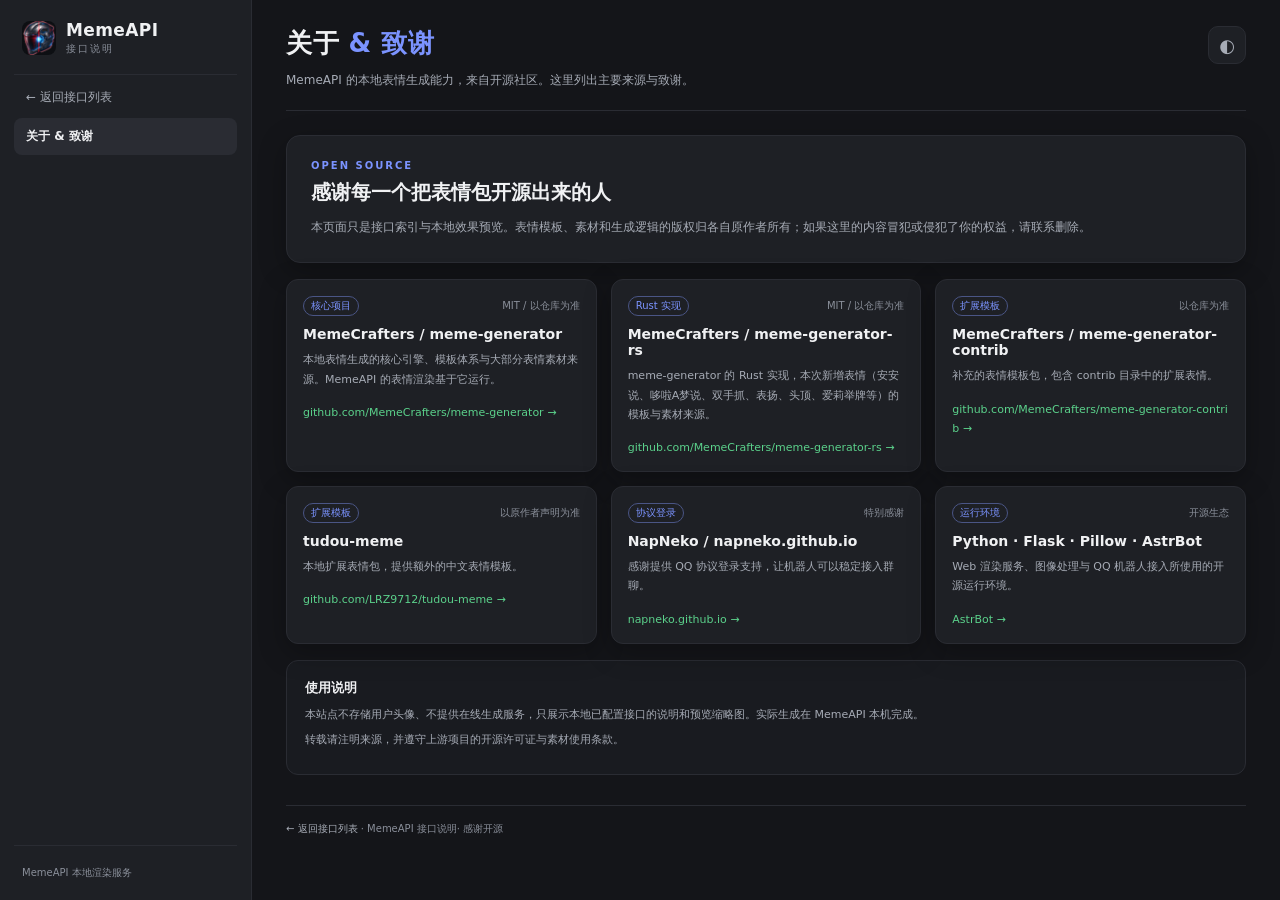
<file: about.html>
<!doctype html>
<html lang="zh-CN" data-theme="dark">
<head>
<meta charset="utf-8">
<meta name="viewport" content="width=device-width, initial-scale=1">
<title>关于 & 致谢 · MemeAPI 接口说明</title>
<link rel="icon" href="assets/logo.png">
<link rel="stylesheet" href="style.css">
</head>
<body>
<div class="app">
  <aside class="sidebar">
    <div class="brand">
      <img src="assets/logo.png" alt="MemeAPI" class="logo">
      <div><div class="brand-title">MemeAPI</div><div class="brand-sub">接口说明</div></div>
    </div>
    <nav class="nav">
      <a class="nav-link" href="index.html">← 返回接口列表</a>
      <a class="nav-link active" href="about.html">关于 &amp; 致谢</a>
    </nav>
    <div class="sidebar-foot">
      <div class="updated">MemeAPI 本地渲染服务</div>
    </div>
  </aside>
  <main class="main">
    <header class="hero">
      <div>
        <h1>关于 <span>&amp; 致谢</span></h1>
        <p class="sub">MemeAPI 的本地表情生成能力，来自开源社区。这里列出主要来源与致谢。</p>
      </div>
      <button id="theme" class="theme" title="切换深浅色">◐</button>
    </header>

    <div class="about-wrap">
      <section class="about-hero">
        <div class="about-kicker">OPEN SOURCE</div>
        <h2>感谢每一个把表情包开源出来的人</h2>
        <p>本页面只是接口索引与本地效果预览。表情模板、素材和生成逻辑的版权归各自原作者所有；如果这里的内容冒犯或侵犯了你的权益，请联系删除。</p>
      </section>

      <section class="credit-list">
        <article class="credit">
          <div class="credit-top">
            <span class="credit-tag">核心项目</span>
            <span class="credit-license">MIT / 以仓库为准</span>
          </div>
          <h3>MemeCrafters / meme-generator</h3>
          <p>本地表情生成的核心引擎、模板体系与大部分表情素材来源。MemeAPI 的表情渲染基于它运行。</p>
          <a class="credit-link" href="https://github.com/MemeCrafters/meme-generator/" target="_blank" rel="noopener noreferrer">github.com/MemeCrafters/meme-generator →</a>
        </article>

        <article class="credit">
          <div class="credit-top">
            <span class="credit-tag">Rust 实现</span>
            <span class="credit-license">MIT / 以仓库为准</span>
          </div>
          <h3>MemeCrafters / meme-generator-rs</h3>
          <p>meme-generator 的 Rust 实现，本次新增表情（安安说、哆啦A梦说、双手抓、表扬、头顶、爱莉举牌等）的模板与素材来源。</p>
          <a class="credit-link" href="https://github.com/MemeCrafters/meme-generator-rs" target="_blank" rel="noopener noreferrer">github.com/MemeCrafters/meme-generator-rs →</a>
        </article>

        <article class="credit">
          <div class="credit-top">
            <span class="credit-tag">扩展模板</span>
            <span class="credit-license">以仓库为准</span>
          </div>
          <h3>MemeCrafters / meme-generator-contrib</h3>
          <p>补充的表情模板包，包含 contrib 目录中的扩展表情。</p>
          <a class="credit-link" href="https://github.com/MemeCrafters/meme-generator-contrib" target="_blank" rel="noopener noreferrer">github.com/MemeCrafters/meme-generator-contrib →</a>
        </article>

        <article class="credit">
          <div class="credit-top">
            <span class="credit-tag">扩展模板</span>
            <span class="credit-license">以原作者声明为准</span>
          </div>
          <h3>tudou-meme</h3>
          <p>本地扩展表情包，提供额外的中文表情模板。</p>
          <a class="credit-link" href="https://github.com/LRZ9712/tudou-meme" target="_blank" rel="noopener noreferrer">github.com/LRZ9712/tudou-meme →</a>
        </article>

        <article class="credit">
          <div class="credit-top">
            <span class="credit-tag">协议登录</span>
            <span class="credit-license">特别感谢</span>
          </div>
          <h3>NapNeko / napneko.github.io</h3>
          <p>感谢提供 QQ 协议登录支持，让机器人可以稳定接入群聊。</p>
          <a class="credit-link" href="https://napneko.github.io/" target="_blank" rel="noopener noreferrer">napneko.github.io →</a>
        </article>

        <article class="credit">
          <div class="credit-top">
            <span class="credit-tag">运行环境</span>
            <span class="credit-license">开源生态</span>
          </div>
          <h3>Python · Flask · Pillow · AstrBot</h3>
          <p>Web 渲染服务、图像处理与 QQ 机器人接入所使用的开源运行环境。</p>
          <a class="credit-link" href="https://github.com/AstrBotDevs/AstrBot" target="_blank" rel="noopener noreferrer">AstrBot →</a>
        </article>
      </section>

      <section class="notice">
        <h3>使用说明</h3>
        <p>本站点不存储用户头像、不提供在线生成服务，只展示本地已配置接口的说明和预览缩略图。实际生成在 MemeAPI 本机完成。</p>
        <p>转载请注明来源，并遵守上游项目的开源许可证与素材使用条款。</p>
      </section>
    </div>

    <footer class="foot">
      <a href="index.html">← 返回接口列表</a> · MemeAPI 接口说明· 感谢开源
    </footer>
  </main>
</div>
<script>
(function(){
  const root=document.documentElement;
  const saved=localStorage.getItem('meme-doc-theme');
  if(saved) root.dataset.theme=saved;
  document.getElementById('theme').onclick=function(){
    const next=root.dataset.theme==='dark'?'light':'dark';
    root.dataset.theme=next; localStorage.setItem('meme-doc-theme',next);
  };
})();
</script>
</body>
</html>
</file>
<file: style.css>
:root{
  --bg:#141519;--surface:#1e2025;--surface2:#191b20;--border:#2a2c33;
  --text:#f0f1f3;--dim:#a6abb5;--label:#8a8f9a;--accent:#7b93ff;
  --accent2:#5bd18b;--danger:#f26d6d;--shadow:0 8px 28px rgba(0,0,0,.28);
}
html[data-theme="light"]{
  --bg:#f5f6f8;--surface:#ffffff;--surface2:#f0f2f5;--border:#dde1e8;
  --text:#1d1f24;--dim:#5f6673;--label:#8a919d;--accent:#4f6df5;
  --accent2:#2f9b6b;--danger:#d9534f;--shadow:0 8px 24px rgba(20,25,40,.08);
}
*{box-sizing:border-box}
html,body{margin:0;min-height:100%;background:var(--bg);color:var(--text);
  font-family:"Microsoft YaHei UI","PingFang SC",system-ui,sans-serif}
button,input{font:inherit}
.app{display:flex;min-height:100vh}
.sidebar{width:252px;flex:0 0 252px;background:var(--surface);border-right:1px solid var(--border);
  display:flex;flex-direction:column;position:sticky;top:0;height:100vh;padding:20px 14px}
.brand{display:flex;gap:10px;align-items:center;padding:0 8px 18px;border-bottom:1px solid var(--border)}
.logo{width:34px;height:34px;border-radius:8px;background:#0d0f13}
.brand-title{font-size:17px;font-weight:800;letter-spacing:.4px}
.brand-sub{font-size:10px;color:var(--label);letter-spacing:2px;margin-top:2px}
.search-wrap{margin:16px 4px 10px;position:relative}
.search-wrap input{width:100%;background:var(--surface2);border:1px solid var(--border);
  color:var(--text);border-radius:9px;padding:10px 10px 10px 30px;outline:none;font-size:12px}
.search-wrap input:focus{border-color:var(--accent)}
.search-icon{position:absolute;left:11px;top:8px;color:var(--label);font-size:16px}
.nav{display:flex;flex-direction:column;gap:2px;margin-top:4px}
.nav button{display:flex;justify-content:space-between;align-items:center;width:100%;
  background:transparent;border:0;color:var(--dim);padding:10px 12px;border-radius:8px;
  cursor:pointer;text-align:left;font-size:12px}
.nav button:hover{background:var(--surface2);color:var(--text)}
.nav button.active{background:var(--border);color:var(--text);font-weight:700}
.nav .n{color:var(--label);font-size:11px;font-weight:400}
.sidebar-foot{margin-top:auto;padding:14px 8px 0;border-top:1px solid var(--border)}
.count{font-size:11px;color:var(--dim)}
.updated{font-size:10px;color:var(--label);margin-top:5px;line-height:1.5}
.main{flex:1;min-width:0;padding:26px 34px 40px;max-width:1600px}
.hero{display:flex;justify-content:space-between;gap:20px;align-items:flex-start;
  padding-bottom:18px;border-bottom:1px solid var(--border)}
.hero h1{margin:0;font-size:26px;letter-spacing:.5px}
.hero h1 span{color:var(--accent)}
.sub{margin:9px 0 0;color:var(--dim);font-size:12px;line-height:1.8;max-width:900px}
.theme{background:var(--surface);border:1px solid var(--border);color:var(--dim);
  width:38px;height:38px;border-radius:10px;cursor:pointer;font-size:18px}
.theme:hover{color:var(--text);border-color:var(--accent)}
.content{padding-top:22px}
.section{margin-bottom:34px}
.section-head{display:flex;align-items:baseline;gap:10px;margin-bottom:14px}
.section-head h2{margin:0;font-size:16px;letter-spacing:.4px}
.section-head .desc{color:var(--label);font-size:11px}
.section-head .badge{margin-left:auto;font-size:10px;color:var(--dim);
  border:1px solid var(--border);padding:3px 8px;border-radius:999px}
.grid{display:grid;grid-template-columns:repeat(auto-fill,minmax(270px,1fr));gap:14px}
.card{background:var(--surface);border:1px solid var(--border);border-radius:12px;
  overflow:hidden;display:flex;flex-direction:column;transition:.15s ease;box-shadow:var(--shadow)}
.card:hover{transform:translateY(-2px);border-color:color-mix(in srgb,var(--accent) 45%,var(--border))}
.thumb{aspect-ratio:16/10;background:var(--surface2);position:relative;overflow:hidden;
  display:flex;align-items:center;justify-content:center}
.thumb img{width:100%;height:100%;object-fit:contain;display:block}
.thumb .ph{font-size:30px;font-weight:800;color:var(--label);opacity:.45}
.card-body{padding:12px 13px 13px;display:flex;flex-direction:column;gap:9px;flex:1}
.card-top{display:flex;align-items:center;gap:6px;flex-wrap:wrap}
.kind{font-size:10px;color:var(--accent);border:1px solid color-mix(in srgb,var(--accent) 40%,var(--border));
  background:color-mix(in srgb,var(--accent) 10%,transparent);padding:2px 7px;border-radius:999px}
.key{font-family:Consolas,monospace;font-size:9px;color:var(--label);margin-left:auto}
.cmds{display:flex;flex-wrap:wrap;gap:5px}
.cmd{font-size:12px;font-weight:700;background:var(--surface2);border:1px solid var(--border);
  padding:3px 8px;border-radius:7px;color:var(--text)}
.alias{font-size:10px;color:var(--label);border:1px dashed var(--border);padding:2px 6px;border-radius:6px}
.usage{display:flex;align-items:center;gap:7px;background:var(--surface2);border:1px solid var(--border);
  border-radius:8px;padding:7px 8px;font-family:Consolas,"Microsoft YaHei UI",monospace;font-size:11px;color:var(--accent2)}
.usage code{flex:1;overflow:hidden;text-overflow:ellipsis;white-space:nowrap;color:var(--text)}
.copy{background:transparent;border:1px solid var(--border);color:var(--label);
  border-radius:6px;cursor:pointer;font-size:10px;padding:2px 7px}
.copy:hover{color:var(--accent);border-color:var(--accent)}
.note{font-size:11px;color:var(--dim);line-height:1.65}
.params{font-size:10px;color:var(--label)}
.empty{text-align:center;color:var(--label);padding:60px 0;font-size:13px}
.foot{margin-top:30px;padding-top:16px;border-top:1px solid var(--border);color:var(--label);font-size:10px}
@media (max-width:900px){
  .app{display:block}
  .sidebar{width:auto;height:auto;position:static;border-right:0;border-bottom:1px solid var(--border)}
  .nav{flex-direction:row;flex-wrap:wrap}
  .nav button{width:auto}
  .sidebar-foot{display:none}
  .main{padding:20px 16px 30px}
  .hero h1{font-size:21px}
  .grid{grid-template-columns:repeat(auto-fill,minmax(240px,1fr))}
}

.nav-link{display:block;padding:10px 12px;border-radius:8px;color:var(--dim);text-decoration:none;font-size:12px}
.nav-link:hover{background:var(--surface2);color:var(--text)}
.nav-link.active{background:var(--border);color:var(--text);font-weight:700}
.about-link{display:block;color:var(--dim);text-decoration:none;font-size:11px;padding:0 8px 8px}
.about-link:hover{color:var(--accent)}
.foot a{color:var(--dim);text-decoration:none}
.foot a:hover{color:var(--accent)}
.about-wrap{padding-top:24px;max-width:980px}
.about-hero{background:var(--surface);border:1px solid var(--border);border-radius:14px;padding:24px;margin-bottom:16px;box-shadow:var(--shadow)}
.about-kicker{font-size:10px;letter-spacing:2px;color:var(--accent);font-weight:800;margin-bottom:8px}
.about-hero h2{margin:0 0 10px;font-size:20px}
.about-hero p{margin:0;color:var(--dim);font-size:12px;line-height:1.9}
.credit-list{display:grid;grid-template-columns:repeat(auto-fill,minmax(300px,1fr));gap:14px}
.credit{background:var(--surface);border:1px solid var(--border);border-radius:12px;padding:16px;box-shadow:var(--shadow)}
.credit-top{display:flex;justify-content:space-between;gap:8px;align-items:center;margin-bottom:10px}
.credit-tag{font-size:10px;color:var(--accent);border:1px solid color-mix(in srgb,var(--accent) 40%,var(--border));padding:2px 7px;border-radius:999px}
.credit-license{font-size:10px;color:var(--label)}
.credit h3{margin:0 0 8px;font-size:14px}
.credit p{margin:0 0 12px;color:var(--dim);font-size:11px;line-height:1.75}
.credit-link{color:var(--accent2);font-size:11px;text-decoration:none;word-break:break-all}
.credit-link:hover{text-decoration:underline}
.notice{margin-top:16px;background:var(--surface2);border:1px solid var(--border);border-radius:12px;padding:18px}
.notice h3{margin:0 0 8px;font-size:13px}
.notice p{margin:0 0 6px;color:var(--dim);font-size:11px;line-height:1.8}
@media (max-width:900px){.sidebar-foot{display:block}.about-link{padding-top:4px}}
</file>
